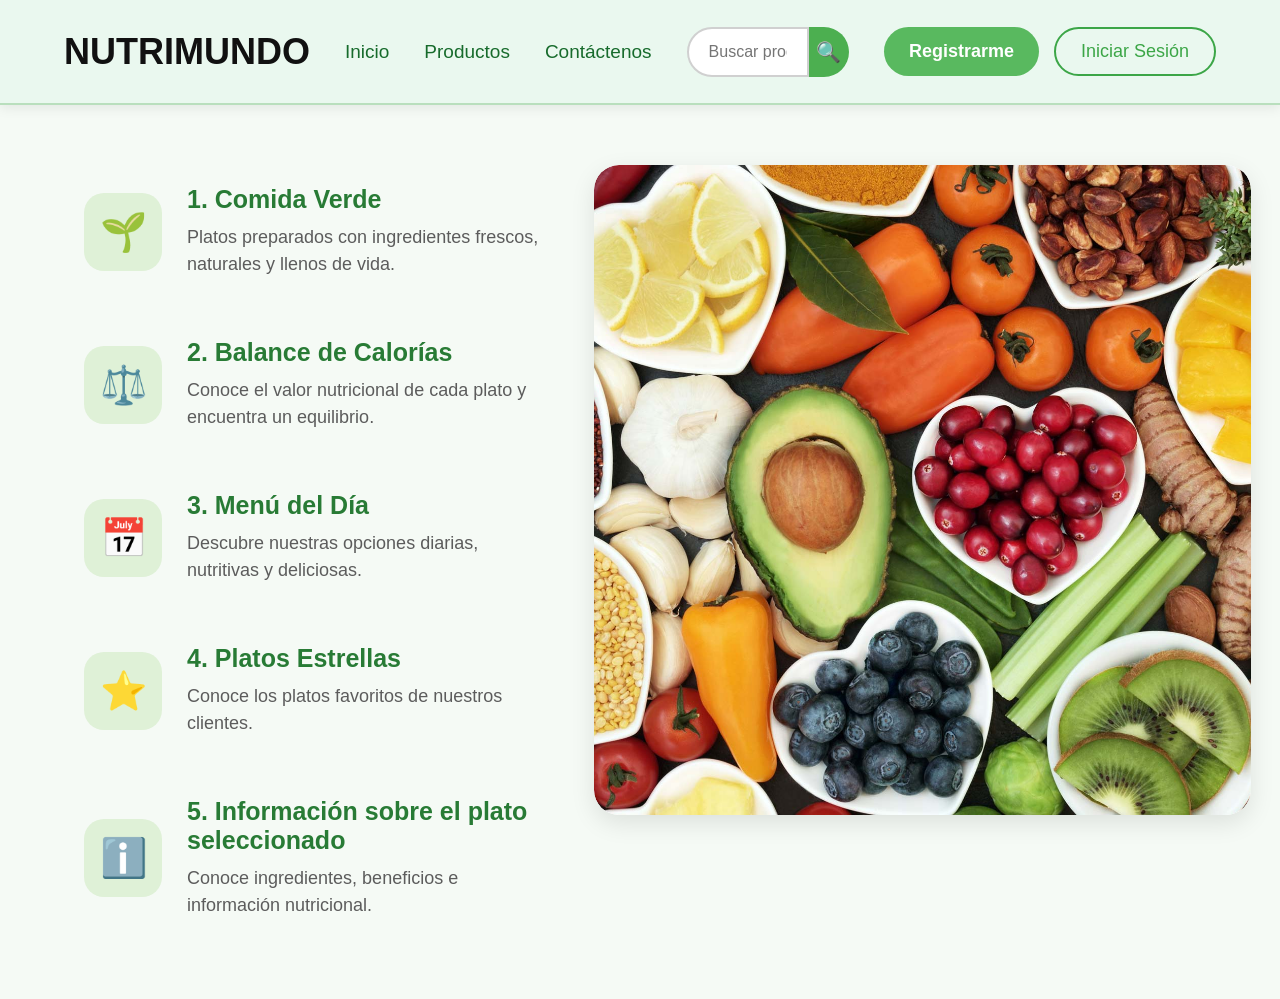
<file: index.html>
<!DOCTYPE html>
<html lang="es">

<head>
    <meta charset="UTF-8">
    <meta name="viewport" content="width=device-width, initial-scale=1.0">

    <title>NUTRIMUNDO</title>

    <!-- CSS -->
    <link rel="stylesheet" href="./css/styleNav.css">
</head>

<body>

    <!-- =========================
         BARRA DE NAVEGACIÓN
    ========================== -->

    <header class="navbar">

        <div class="logo">
            NUTRIMUNDO
        </div>

        <nav class="menu">

            <a href="index.html">
                Inicio
            </a>

            <a href="productos.html">
                Productos
            </a>

            <a href="contactenos.html">
                Contáctenos
            </a>

        </nav>


        <!-- BUSCADOR -->

        <div class="buscador">

            <input
                type="text"
                id="busqueda"
                placeholder="Buscar productos..."
            >

            <button id="btnBuscar">
                🔍
            </button>

        </div>


        <!-- USUARIOS -->

        <div class="usuarios">

            <a
                href="register.html"
                class="registrarse"
            >
                Registrarme
            </a>

            <!-- CORREGIDO -->
            <a
                href="login.html"
                class="acceder"
            >
                Iniciar Sesión
            </a>

        </div>

    </header>



    <!-- =========================
         CONTENIDO PRINCIPAL
    ========================== -->

    <main class="inicio">


        <!-- =========================
             PARTE IZQUIERDA
        ========================== -->

        <section class="menu-informacion">


            <!-- 1. COMIDA VERDE -->

            <article
                class="apartado"
                onclick="mostrarContenido('comidaVerde')"
            >

                <div class="icono">
                    🌱
                </div>

                <div class="texto-apartado">

                    <h2>
                        1. Comida Verde
                    </h2>

                    <p>
                        Platos preparados con ingredientes frescos,
                        naturales y llenos de vida.
                    </p>

                </div>

            </article>



            <!-- 2. BALANCE DE CALORÍAS -->

            <article
                class="apartado"
                onclick="mostrarContenido('balanceCalorias')"
            >

                <div class="icono">
                    ⚖️
                </div>

                <div class="texto-apartado">

                    <h2>
                        2. Balance de Calorías
                    </h2>

                    <p>
                        Conoce el valor nutricional de cada plato
                        y encuentra un equilibrio.
                    </p>

                </div>

            </article>



            <!-- 3. MENÚ DEL DÍA -->

            <article
                class="apartado"
                onclick="mostrarContenido('menuDia')"
            >

                <div class="icono">
                    📅
                </div>

                <div class="texto-apartado">

                    <h2>
                        3. Menú del Día
                    </h2>

                    <p>
                        Descubre nuestras opciones diarias,
                        nutritivas y deliciosas.
                    </p>

                </div>

            </article>



            <!-- 4. PLATOS ESTRELLAS -->

            <article
                class="apartado"
                onclick="mostrarContenido('platosEstrellas')"
            >

                <div class="icono">
                    ⭐
                </div>

                <div class="texto-apartado">

                    <h2>
                        4. Platos Estrellas
                    </h2>

                    <p>
                        Conoce los platos favoritos de nuestros clientes.
                    </p>

                </div>

            </article>



            <!-- 5. INFORMACIÓN DEL PLATO -->

            <article
                class="apartado"
                onclick="mostrarContenido('infoPlato')"
            >

                <div class="icono">
                    ℹ️
                </div>

                <div class="texto-apartado">

                    <h2>
                        5. Información sobre el plato seleccionado
                    </h2>

                    <p>
                        Conoce ingredientes, beneficios e información
                        nutricional.
                    </p>

                </div>

            </article>

        </section>



        <!-- =========================
             PARTE DERECHA
        ========================== -->

        <section class="contenido-derecha">


            <!-- IMAGEN INICIAL -->

            <div
                id="contenidoInicial"
                class="contenido-panel activo"
            >

                <img
                    src="./img/vida.saludable.jpn.jpg"
                    alt="Comida saludable"
                >

            </div>



            <!-- =========================
                 COMIDA VERDE
            ========================== -->

            <div
                id="comidaVerde"
                class="contenido-panel"
            >

                <h2>
                    🌱 Comida Verde
                </h2>

                <p>
                    La comida verde se basa en alimentos frescos,
                    naturales y ricos en nutrientes.
                </p>

                <p>
                    Incluye verduras, frutas, legumbres y otros
                    alimentos que aportan vitaminas, minerales
                    y fibra.
                </p>

                <h3>
                    Beneficios
                </h3>

                <ul>

                    <li>
                        Ayuda a mantener una alimentación equilibrada.
                    </li>

                    <li>
                        Aporta vitaminas y minerales.
                    </li>

                    <li>
                        Favorece el consumo de alimentos naturales.
                    </li>

                    <li>
                        Contribuye al bienestar general.
                    </li>

                </ul>

            </div>



            <!-- =========================
                 BALANCE DE CALORÍAS
            ========================== -->

            <div
                id="balanceCalorias"
                class="contenido-panel"
            >

                <h2>
                    ⚖️ Balance de Calorías
                </h2>

                <p>
                    El balance energético es la relación entre
                    la energía que obtenemos de los alimentos
                    y la que utiliza nuestro cuerpo.
                </p>

                <h3>
                    ¿Por qué es importante?
                </h3>

                <p>
                    Conocer el valor nutricional de los alimentos
                    permite tomar mejores decisiones y mantener
                    una alimentación equilibrada.
                </p>

                <div class="tarjeta-info">

                    <h3>
                        🥗 Alimentación equilibrada
                    </h3>

                    <p>
                        Combina diferentes grupos de alimentos
                        para obtener los nutrientes que necesita
                        el organismo.
                    </p>

                </div>

            </div>



            <!-- =========================
                 MENÚ DEL DÍA
            ========================== -->

            <div
                id="menuDia"
                class="contenido-panel"
            >

                <h2>
                    📅 Menú del Día
                </h2>

                <div class="menu-dia">

                    <div class="comida">

                        <h3>
                            🌅 Desayuno
                        </h3>

                        <p>
                            Avena con fruta y yogur.
                        </p>

                    </div>


                    <div class="comida">

                        <h3>
                            ☀️ Almuerzo
                        </h3>

                        <p>
                            Pollo a la plancha, arroz y ensalada.
                        </p>

                    </div>


                    <div class="comida">

                        <h3>
                            🍎 Merienda
                        </h3>

                        <p>
                            Fruta fresca y frutos secos.
                        </p>

                    </div>


                    <div class="comida">

                        <h3>
                            🌙 Cena
                        </h3>

                        <p>
                            Ensalada de verduras con proteína.
                        </p>

                    </div>

                </div>

            </div>



            <!-- =========================
                 PLATOS ESTRELLAS
            ========================== -->

            <div
                id="platosEstrellas"
                class="contenido-panel"
            >

                <h2>
                    ⭐ Platos Estrellas
                </h2>


                <div class="plato">

                    <h3>
                        🥗 Ensalada Nutritiva
                    </h3>

                    <p>
                        Mezcla de vegetales frescos, aguacate
                        y una fuente de proteína.
                    </p>

                </div>


                <div class="plato">

                    <h3>
                        🍗 Pollo Saludable
                    </h3>

                    <p>
                        Pollo acompañado de vegetales y una
                        porción equilibrada de carbohidratos.
                    </p>

                </div>


                <div class="plato">

                    <h3>
                        🥑 Bowl Verde
                    </h3>

                    <p>
                        Una combinación de vegetales, frutas
                        y alimentos naturales.
                    </p>

                </div>

            </div>



            <!-- =========================
                 INFORMACIÓN DEL PLATO
            ========================== -->

            <div
                id="infoPlato"
                class="contenido-panel"
            >

                <h2>
                    ℹ️ Información sobre el plato seleccionado
                </h2>

                <h3>
                    🥕 Ingredientes
                </h3>

                <p>
                    Aquí podrás consultar los ingredientes
                    utilizados en el plato seleccionado.
                </p>


                <h3>
                    📊 Información nutricional
                </h3>

                <p>
                    Podrás conocer las características
                    nutricionales del plato.
                </p>


                <h3>
                    💚 Beneficios
                </h3>

                <p>
                    Consulta los principales beneficios de
                    los ingredientes utilizados.
                </p>

            </div>

        </section>

    </main>



    <!-- =========================
         JAVASCRIPT
    ========================== -->

    <script src="./js/style.js"></script>

</body>

</html>
</file>
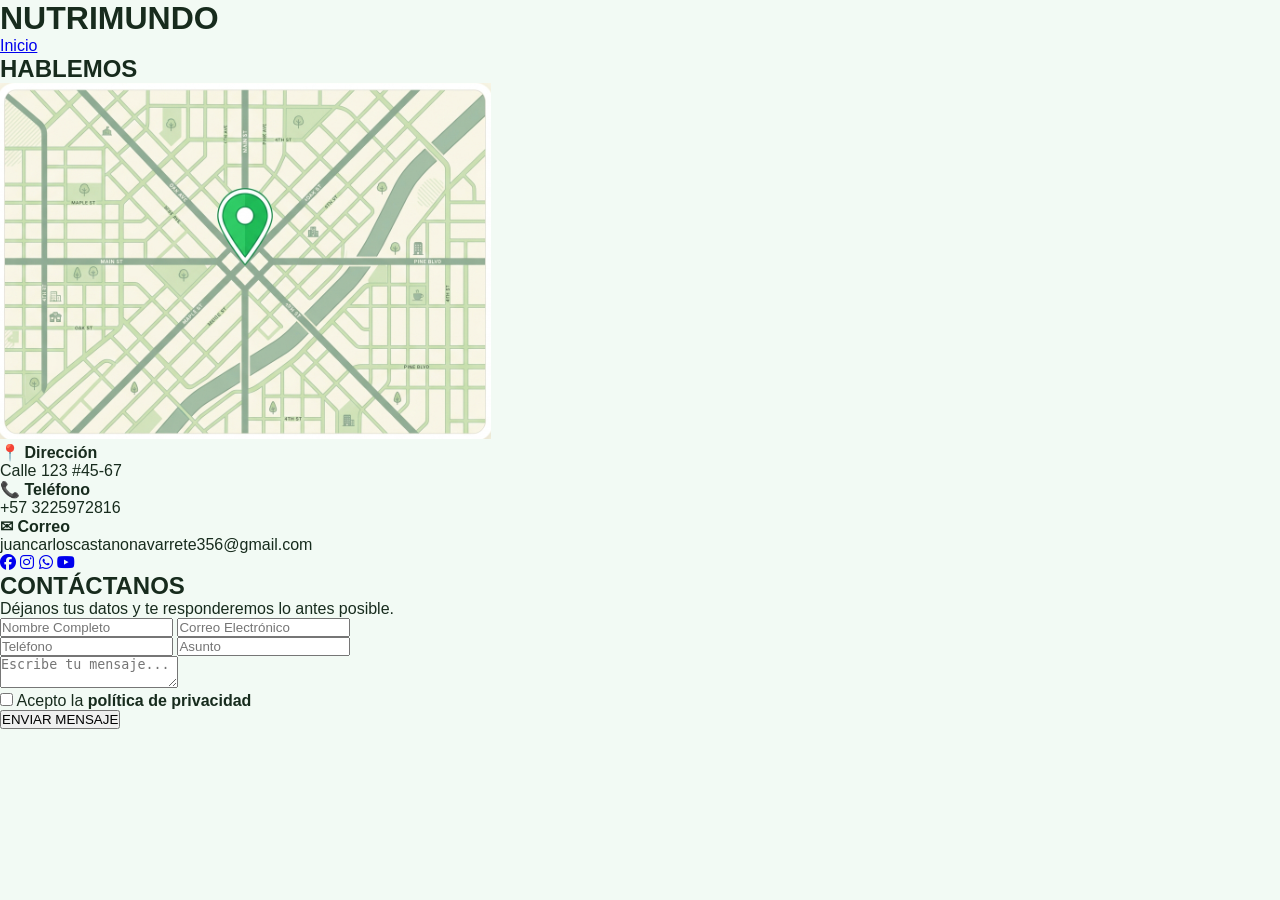
<file: contactenos.html>
<!DOCTYPE html>
<html lang="es">
<head>
    <meta charset="UTF-8">
    <meta name="viewport" content="width=device-width, initial-scale=1.0">
    <title>Contáctanos | FreshFood</title>
    <link rel="stylesheet" href="css/contactenos.css">
    <link rel="stylesheet" href="https://cdnjs.cloudflare.com/ajax/libs/font-awesome/6.5.2/css/all.min.css">
</head>
<body>

<header>
    <!-- <div class="logo">🥗 NutriMundo</div> -->
    <h1>NUTRIMUNDO</h1>

    <nav>
        <a href="http://localhost/NutriMundo">Inicio</a>
    </nav>
</header>

<section class="contenedor">

    <div class="contacto">

        <!-- Columna Izquierda: Información -->
        <div class="info">
            <h2>HABLEMOS</h2>

            <img src="img/mapa2.png" alt="Mapa">

            <p><strong>📍 Dirección</strong><br>
            Calle 123 #45-67</p>

            <p><strong>📞 Teléfono</strong><br>
            +57 3225972816</p>

            <p><strong>✉ Correo</strong><br>
            juancarloscastanonavarrete356@gmail.com</p>

            <div class="redes">
                <a href="#"><i class="fab fa-facebook"></i></a>
                <a href="#"><i class="fab fa-instagram"></i></a>
                <a href="#"><i class="fab fa-whatsapp"></i></a>
                <a href="#"><i class="fab fa-youtube"></i></a>
            </div>
        </div>

        <!-- Columna Derecha: Formulario -->
        <div class="formulario">
            <h1>CONTÁCTANOS</h1>
            <p>Déjanos tus datos y te responderemos lo antes posible.</p>

            <form id="contactForm" action="php/enviar_correo.php" method="POST">

                <div class="fila">
                    <input type="text" name="nombre" placeholder="Nombre Completo" required>
                    <input type="email" name="email" placeholder="Correo Electrónico" required>
                </div>

                <div class="fila">
                    <input type="tel" name="telefono" placeholder="Teléfono" required pattern="[0-9]{7,15}">
                    <input type="text" name="asunto" placeholder="Asunto" required>
                </div>

                <textarea name="mensaje" placeholder="Escribe tu mensaje..." required></textarea>

                <div class="politica-container">
                    <label class="politica-label">
                        <input type="checkbox" name="politica" id="politica" required>
                        <span>Acepto la <strong>política de privacidad</strong></span>
                    </label>
                </div>

                <button type="submit" class="btn-enviar" id="btnEnviar">ENVIAR MENSAJE</button>

            </form>
        </div>

    </div>

</section>

<script src="js/contactenos.js"></script>
</body>
</html>
</file>
<file: css/styleNav.css>
/* =========================================
   CONFIGURACIÓN GENERAL
========================================= */

* {
    margin: 0;
    padding: 0;
    box-sizing: border-box;
}

body {
    font-family: Arial, Helvetica, sans-serif;

    background: #f5faf5;

    color: #333;

    min-height: 100vh;
}


/* =========================================
   BARRA DE NAVEGACIÓN
========================================= */

.navbar {

    width: 100%;

    min-height: 105px;

    display: flex;

    align-items: center;

    padding: 20px 5%;

    gap: 35px;

    background: #eaf8ef;

    border-bottom: 2px solid #b9dfbd;

    box-shadow: 0 3px 12px rgba(0, 0, 0, 0.08);

}


/* LOGO */

.logo {

    font-size: 36px;

    font-weight: bold;

    color: #111;

    white-space: nowrap;

}


/* =========================================
   MENÚ
========================================= */

.menu {

    display: flex;

    align-items: center;

    gap: 35px;

}


.menu a {

    text-decoration: none;

    color: #176b2c;

    font-size: 19px;

    transition: 0.3s;

}


.menu a:hover {

    color: #42a94b;

}


/* =========================================
   BUSCADOR
========================================= */

.buscador {

    display: flex;

    align-items: center;

    flex: 1;

    max-width: 650px;

    margin-left: auto;

}


.buscador input {

    width: 100%;

    height: 50px;

    border: 2px solid #d0d0d0;

    border-radius: 30px 0 0 30px;

    padding: 0 20px;

    font-size: 16px;

    outline: none;

}


.buscador input:focus {

    border-color: #4caf50;

}


.buscador button {

    width: 60px;

    height: 50px;

    border: none;

    border-radius: 0 30px 30px 0;

    background: #4caf50;

    cursor: pointer;

    font-size: 20px;

}


.buscador button:hover {

    background: #38963e;

}


/* =========================================
   USUARIOS
========================================= */

.usuarios {

    display: flex;

    align-items: center;

    gap: 15px;

    white-space: nowrap;

}


.usuarios a {

    text-decoration: none;

    font-size: 18px;

}


.registrarse {

    background: #59b95f;

    color: white;

    padding: 14px 25px;

    border-radius: 30px;

    font-weight: bold;

}


.registrarse:hover {

    background: #449f4a;

}


.acceder {

    color: #3ca647;

    border: 2px solid #3ca647;

    padding: 12px 25px;

    border-radius: 30px;

}


.acceder:hover {

    background: #3ca647;

    color: white;

}


/* =========================================
   CONTENIDO PRINCIPAL
========================================= */

.inicio {

    width: 90%;

    max-width: 1500px;

    margin: 60px auto;

    display: grid;

    grid-template-columns: 43% 57%;

    gap: 35px;

    align-items: stretch;

}


/* =========================================
   PARTE IZQUIERDA
========================================= */

.menu-informacion {

    display: flex;

    flex-direction: column;

    justify-content: space-between;

    gap: 20px;

}


/* CADA APARTADO */

.apartado {

    display: flex;

    align-items: center;

    gap: 25px;

    padding: 20px;

    border-radius: 20px;

    cursor: pointer;

    transition: 0.3s;

}


.apartado:hover {

    background: #e5f4df;

    transform: translateX(8px);

}


/* ICONOS */

.icono {

    min-width: 78px;

    width: 78px;

    height: 78px;

    display: flex;

    align-items: center;

    justify-content: center;

    background: #dff1d7;

    border-radius: 20px;

    font-size: 38px;

}


/* TEXTO */

.texto-apartado {

    flex: 1;

}


.texto-apartado h2 {

    color: #287b35;

    font-size: 25px;

    margin-bottom: 10px;

}


.texto-apartado p {

    color: #5c5c5c;

    font-size: 18px;

    line-height: 1.5;

}


/* =========================================
   PARTE DERECHA
========================================= */

.contenido-derecha {

    width: 100%;

    min-height: 650px;

    position: relative;

}


/* =========================================
   PANELES
========================================= */

.contenido-panel {

    width: 100%;

    min-height: 650px;

    padding: 45px;

    background: white;

    border-radius: 25px;

    box-shadow: 0 8px 25px rgba(0, 0, 0, 0.10);

    display: none;

    overflow-y: auto;

}


/* PANEL ACTIVO */

.contenido-panel.activo {

    display: block;

}


/* =========================================
   IMAGEN PRINCIPAL
========================================= */

#contenidoInicial {

    padding: 0;

    overflow: hidden;

}


#contenidoInicial img {

    width: 100%;

    height: 650px;

    object-fit: cover;

    border-radius: 25px;

    display: block;

}


/* =========================================
   TÍTULOS DE INFORMACIÓN
========================================= */

.contenido-panel h2 {

    color: #287b35;

    font-size: 32px;

    margin-bottom: 25px;

}


.contenido-panel h3 {

    color: #398844;

    font-size: 21px;

    margin-top: 25px;

    margin-bottom: 10px;

}


.contenido-panel p {

    color: #555;

    font-size: 18px;

    line-height: 1.7;

    margin-bottom: 15px;

}


/* =========================================
   LISTAS
========================================= */

.contenido-panel ul {

    padding-left: 25px;

    color: #555;

    line-height: 2;

    font-size: 17px;

}


/* =========================================
   TARJETA DE INFORMACIÓN
========================================= */

.tarjeta-info {

    margin-top: 30px;

    padding: 25px;

    background: #eef8e9;

    border-radius: 18px;

    border-left: 6px solid #4caf50;

}


.tarjeta-info h3 {

    margin-top: 0;

}


/* =========================================
   MENÚ DEL DÍA
========================================= */

.menu-dia {

    display: grid;

    grid-template-columns: 1fr 1fr;

    gap: 20px;

}


.comida {

    padding: 22px;

    background: #eef8e9;

    border-radius: 18px;

    border-left: 5px solid #4caf50;

}


.comida h3 {

    margin-top: 0;

}


/* =========================================
   PLATOS ESTRELLAS
========================================= */

.plato {

    padding: 22px;

    margin-bottom: 18px;

    background: #eef8e9;

    border-radius: 18px;

    border-left: 5px solid #4caf50;

}


.plato h3 {

    margin-top: 0;

}


/* =========================================
   RESPONSIVE
========================================= */

@media (max-width: 1100px) {

    .navbar {

        flex-wrap: wrap;

        gap: 20px;

    }

    .buscador {

        order: 3;

        width: 100%;

        max-width: none;

    }

    .inicio {

        grid-template-columns: 1fr;

    }

}


@media (max-width: 700px) {

    .navbar {

        padding: 20px;

    }

    .logo {

        font-size: 28px;

    }

    .menu {

        gap: 15px;

    }

    .menu a {

        font-size: 16px;

    }

    .usuarios {

        width: 100%;

        justify-content: center;

    }

    .inicio {

        width: 94%;

        margin: 30px auto;

    }

    .apartado {

        padding: 12px;

    }

    .icono {

        min-width: 60px;

        width: 60px;

        height: 60px;

        font-size: 28px;

    }

    .texto-apartado h2 {

        font-size: 20px;

    }

    .texto-apartado p {

        font-size: 15px;

    }

    .contenido-panel {

        padding: 25px;

    }

    .menu-dia {

        grid-template-columns: 1fr;

    }

}
</file>
<file: css/contactenos.css>
/* =========================================
   CONFIGURACIÓN GENERAL
========================================= */

* {
    box-sizing: border-box;
    margin: 0;
    padding: 0;
}

body {
    font-family: Arial, Helvetica, sans-serif;
    background: #f2faf4;
    color: #172b1d;
}


/* =========================================
   NAVBAR
========================================= */

.navbar {
    width: 100%;
    height: 118px;

    display: flex;
    align-items: center;

    padding: 0 60px;

    background: #eef9f1;

    border-bottom: 1px solid #c7e3ce;

    gap: 45px;
}

.logo {
    font-size: 36px;
    font-weight: 700;
    color: #101820;
    white-space: nowrap;
}

.navbar nav {
    display: flex;
    gap: 38px;
}

.navbar nav a {
    text-decoration: none;
    color: #08752e;
    font-size: 21px;
}

.navbar nav a:hover {
    color: #35a852;
}


/* =========================================
   BUSCADOR
========================================= */

.buscador {
    margin-left: auto;

    display: flex;
    align-items: center;

    width: 600px;
    height: 60px;

    border: 2px solid #d3d3d3;
    border-radius: 30px;

    overflow: hidden;

    background: white;
}

.buscador input {
    flex: 1;

    height: 100%;

    border: none;
    outline: none;

    padding: 0 24px;

    font-size: 18px;
}

.buscador button {
    width: 78px;
    height: 100%;

    border: none;

    background: #4caf50;

    font-size: 23px;

    cursor: pointer;
}


/* =========================================
   BOTONES USUARIO
========================================= */

.usuarios {
    display: flex;
    align-items: center;
    gap: 20px;
}

.usuarios a {
    text-decoration: none;

    font-size: 18px;
    font-weight: 600;

    padding: 17px 32px;

    border-radius: 30px;
}

.registrarse {
    background: #50b957;
    color: white;
}

.acceder {
    color: #278b3e;
    border: 2px solid #278b3e;
    background: transparent;
}


/* =========================================
   CONTENEDOR PRINCIPAL
========================================= */

.contenedor-acceso {
    min-height: calc(100vh - 118px);

    display: flex;
    justify-content: center;
    align-items: flex-start;

    padding: 70px 30px;
}


/* =========================================
   TARJETA
========================================= */

.tarjeta-acceso {
    width: 100%;
    max-width: 1250px;

    background: white;

    border-radius: 28px;

    padding: 70px 90px 75px;

    box-shadow: 0 20px 50px rgba(34, 90, 50, 0.10);

    display: flex;
    justify-content: center;
}


/* =========================================
   PRESENTACIÓN
========================================= */

.presentacion-acceso {
    width: 100%;
    max-width: 900px;

    margin-bottom: 65px;
}

.icono-nutricion {
    display: block;

    font-size: 20px;

    margin-bottom: 8px;
}

.presentacion-acceso h1 {
    font-size: 38px;

    color: #10243b;

    margin-bottom: 5px;
}

.presentacion-acceso p {
    font-size: 19px;

    color: #15202b;

    line-height: 1.5;
}


/* =========================================
   FORMULARIO
========================================= */

.formulario-acceso {
    width: 100%;
    max-width: 650px;

    margin: 0 auto;
}

.formulario-acceso h2 {
    text-align: left;

    font-size: 32px;

    color: #16803c;

    margin-bottom: 12px;
}

.subtitulo {
    font-size: 18px;

    color: #607080;

    margin-bottom: 45px;
}


/* =========================================
   CAMPOS
========================================= */

.campo {
    margin-bottom: 25px;
}

.campo label {
    display: block;

    font-size: 18px;

    font-weight: 700;

    margin-bottom: 10px;

    color: #172b1d;
}

.campo input {
    width: 100%;

    height: 66px;

    border: 1px solid #d3ddd7;

    border-radius: 14px;

    padding: 0 20px;

    font-size: 18px;

    outline: none;

    transition: 0.2s;
}

.campo input:focus {
    border-color: #4caf50;

    box-shadow: 0 0 0 4px rgba(76, 175, 80, 0.10);
}


/* =========================================
   OPCIONES
========================================= */

.opciones {
    display: flex;

    justify-content: space-between;

    align-items: center;

    margin: 10px 0 30px;
}

.recordar {
    display: flex;

    align-items: center;

    gap: 10px;

    font-size: 18px;
}

.recordar input {
    width: 20px;
    height: 20px;

    accent-color: #4caf50;
}

.opciones a {
    color: #078631;

    font-size: 17px;

    font-weight: 700;

    text-decoration: none;

    cursor: pointer;
}

.opciones a:hover {
    text-decoration: underline;
}


/* =========================================
   BOTÓN ACCEDER
========================================= */

.btn-acceder {
    width: 100%;

    height: 67px;

    border: none;

    border-radius: 15px;

    background: #4caf50;

    color: white;

    font-size: 20px;

    font-weight: 700;

    cursor: pointer;

    transition: 0.2s;
}

.btn-acceder:hover {
    background: #3e9f45;

    transform: translateY(-1px);
}


/* =========================================
   MENSAJES
========================================= */

.mensaje {
    text-align: center;

    margin-top: 18px;

    font-size: 16px;
}

.mensaje.exito {
    color: #16803c;
}

.mensaje.error {
    color: #d32f2f;
}


/* =========================================
   REGISTRO
========================================= */

.registro {
    margin-top: 40px;

    padding-top: 30px;

    border-top: 1px solid #e0e5e1;

    text-align: center;
}

.registro p {
    display: inline;

    color: #607080;

    font-size: 17px;
}

.registro a {
    margin-left: 8px;

    color: #16803c;

    font-weight: 700;
}


/* =========================================
   MODAL DE RECUPERACIÓN
========================================= */

/*
   ESTA PARTE ES LA IMPORTANTE.
   El modal queda encima de toda la página.
*/

.modal-recuperar {

    position: fixed;

    top: 0;
    left: 0;

    width: 100vw;
    height: 100vh;

    background: rgba(15, 35, 23, 0.48);

    display: flex;

    justify-content: center;
    align-items: center;

    padding: 20px;

    opacity: 0;

    visibility: hidden;

    pointer-events: none;

    transition:
        opacity 0.25s ease,
        visibility 0.25s ease;

    z-index: 99999;
}


/*
   Cuando JS agrega "mostrar",
   el modal aparece.
*/

.modal-recuperar.mostrar {

    opacity: 1;

    visibility: visible;

    pointer-events: auto;
}


/* =========================================
   CAJA DEL MODAL
========================================= */

.modal-contenido {

    position: relative;

    width: 100%;

    max-width: 480px;

    background: white;

    border-radius: 22px;

    padding: 40px;

    box-shadow:
        0 25px 80px rgba(0, 0, 0, 0.25);

    transform: translateY(20px) scale(0.96);

    transition: transform 0.25s ease;
}


.modal-recuperar.mostrar .modal-contenido {

    transform: translateY(0) scale(1);
}


/* =========================================
   BOTÓN CERRAR
========================================= */

.cerrar-modal {

    position: absolute;

    top: 15px;
    right: 18px;

    width: 38px;
    height: 38px;

    border: none;

    border-radius: 50%;

    background: transparent;

    color: #52615a;

    font-size: 28px;

    line-height: 38px;

    cursor: pointer;

    transition: 0.2s;
}

.cerrar-modal:hover {

    background: #edf7ef;

    color: #16803c;
}


/* =========================================
   TÍTULO DEL MODAL
========================================= */

.modal-contenido h2 {

    font-size: 29px;

    color: #16803c;

    margin-bottom: 12px;

    padding-right: 30px;
}


/* =========================================
   TEXTO DEL MODAL
========================================= */

.modal-contenido p {

    color: #607080;

    font-size: 16px;

    line-height: 1.5;

    margin-bottom: 25px;
}


/* =========================================
   LABEL DEL MODAL
========================================= */

.modal-contenido label {

    display: block;

    font-size: 17px;

    font-weight: 700;

    margin-bottom: 9px;
}


/* =========================================
   INPUT DEL MODAL
========================================= */

.modal-contenido input {

    width: 100%;

    height: 58px;

    border: 1px solid #d3ddd7;

    border-radius: 12px;

    padding: 0 16px;

    font-size: 16px;

    outline: none;

    margin-bottom: 18px;

    transition: 0.2s;
}

.modal-contenido input:focus {

    border-color: #4caf50;

    box-shadow:
        0 0 0 4px rgba(76, 175, 80, 0.10);
}


/* =========================================
   BOTÓN RECUPERAR
========================================= */

.btn-recuperar {

    width: 100%;

    height: 56px;

    border: none;

    border-radius: 12px;

    background: #4caf50;

    color: white;

    font-size: 17px;

    font-weight: 700;

    cursor: pointer;

    transition: 0.2s;
}

.btn-recuperar:hover {

    background: #3e9f45;

    transform: translateY(-1px);
}


/* =========================================
   MENSAJE RECUPERACIÓN
========================================= */

.mensaje-recuperar {

    margin-top: 15px !important;

    margin-bottom: 0 !important;

    text-align: center;

    font-size: 14px !important;
}

.mensaje-recuperar.exito {

    color: #16803c;
}

.mensaje-recuperar.error {

    color: #d32f2f;
}


/* =========================================
   RESPONSIVE
========================================= */

@media (max-width: 1100px) {

    .navbar {
        padding: 0 30px;
        gap: 20px;
    }

    .navbar nav {
        gap: 20px;
    }

    .buscador {
        width: 350px;
    }

    .tarjeta-acceso {
        padding: 50px;
    }
}


@media (max-width: 800px) {

    .navbar {
        height: auto;

        padding: 25px;

        flex-wrap: wrap;
    }

    .navbar nav {
        order: 3;

        width: 100%;

        justify-content: center;
    }

    .buscador {
        width: 100%;

        order: 4;
    }

    .usuarios {
        margin-left: auto;
    }

    .tarjeta-acceso {
        padding: 40px 25px;
    }

    .presentacion-acceso h1 {
        font-size: 30px;
    }

    .formulario-acceso h2 {
        font-size: 28px;
    }
}


@media (max-width: 500px) {

    .usuarios a {
        padding: 12px 18px;

        font-size: 15px;
    }

    .opciones {
        flex-direction: column;

        align-items: flex-start;

        gap: 15px;
    }

    .modal-contenido {
        padding: 30px 25px;
    }
}
</file>
